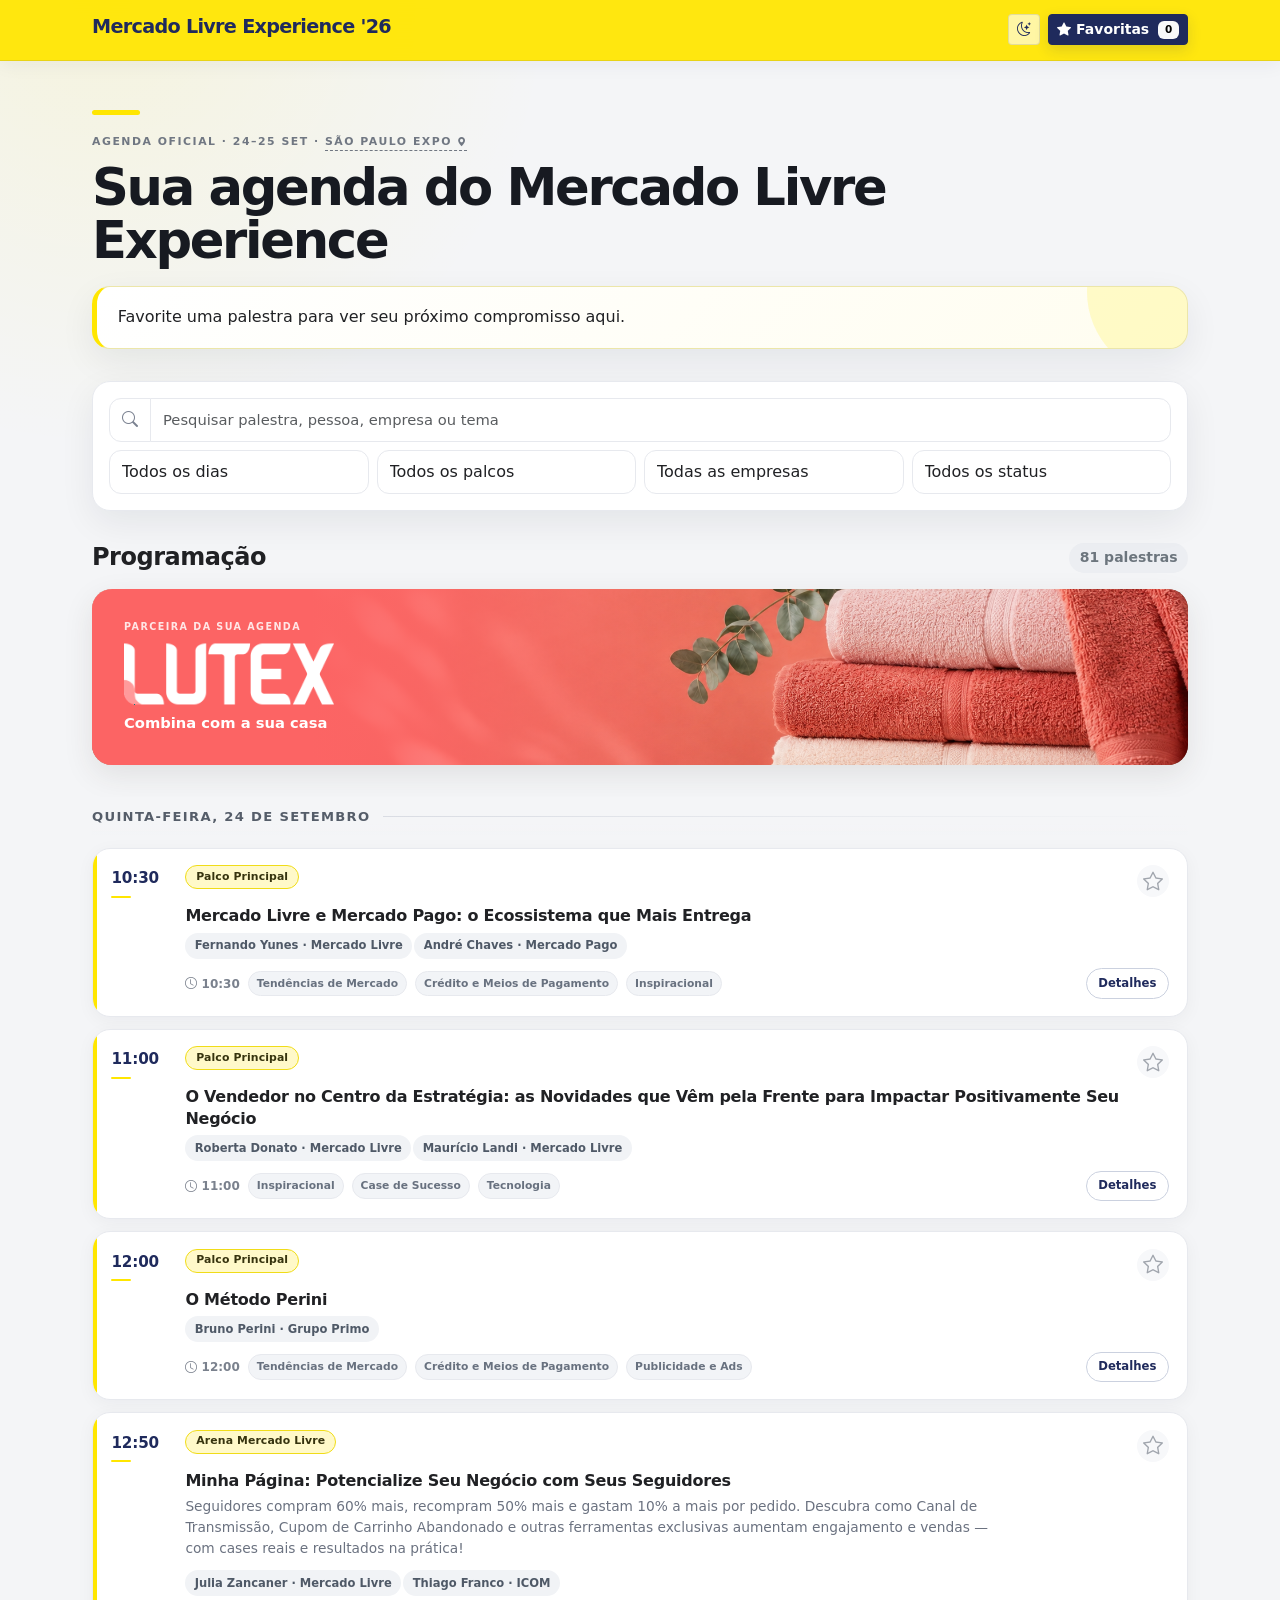
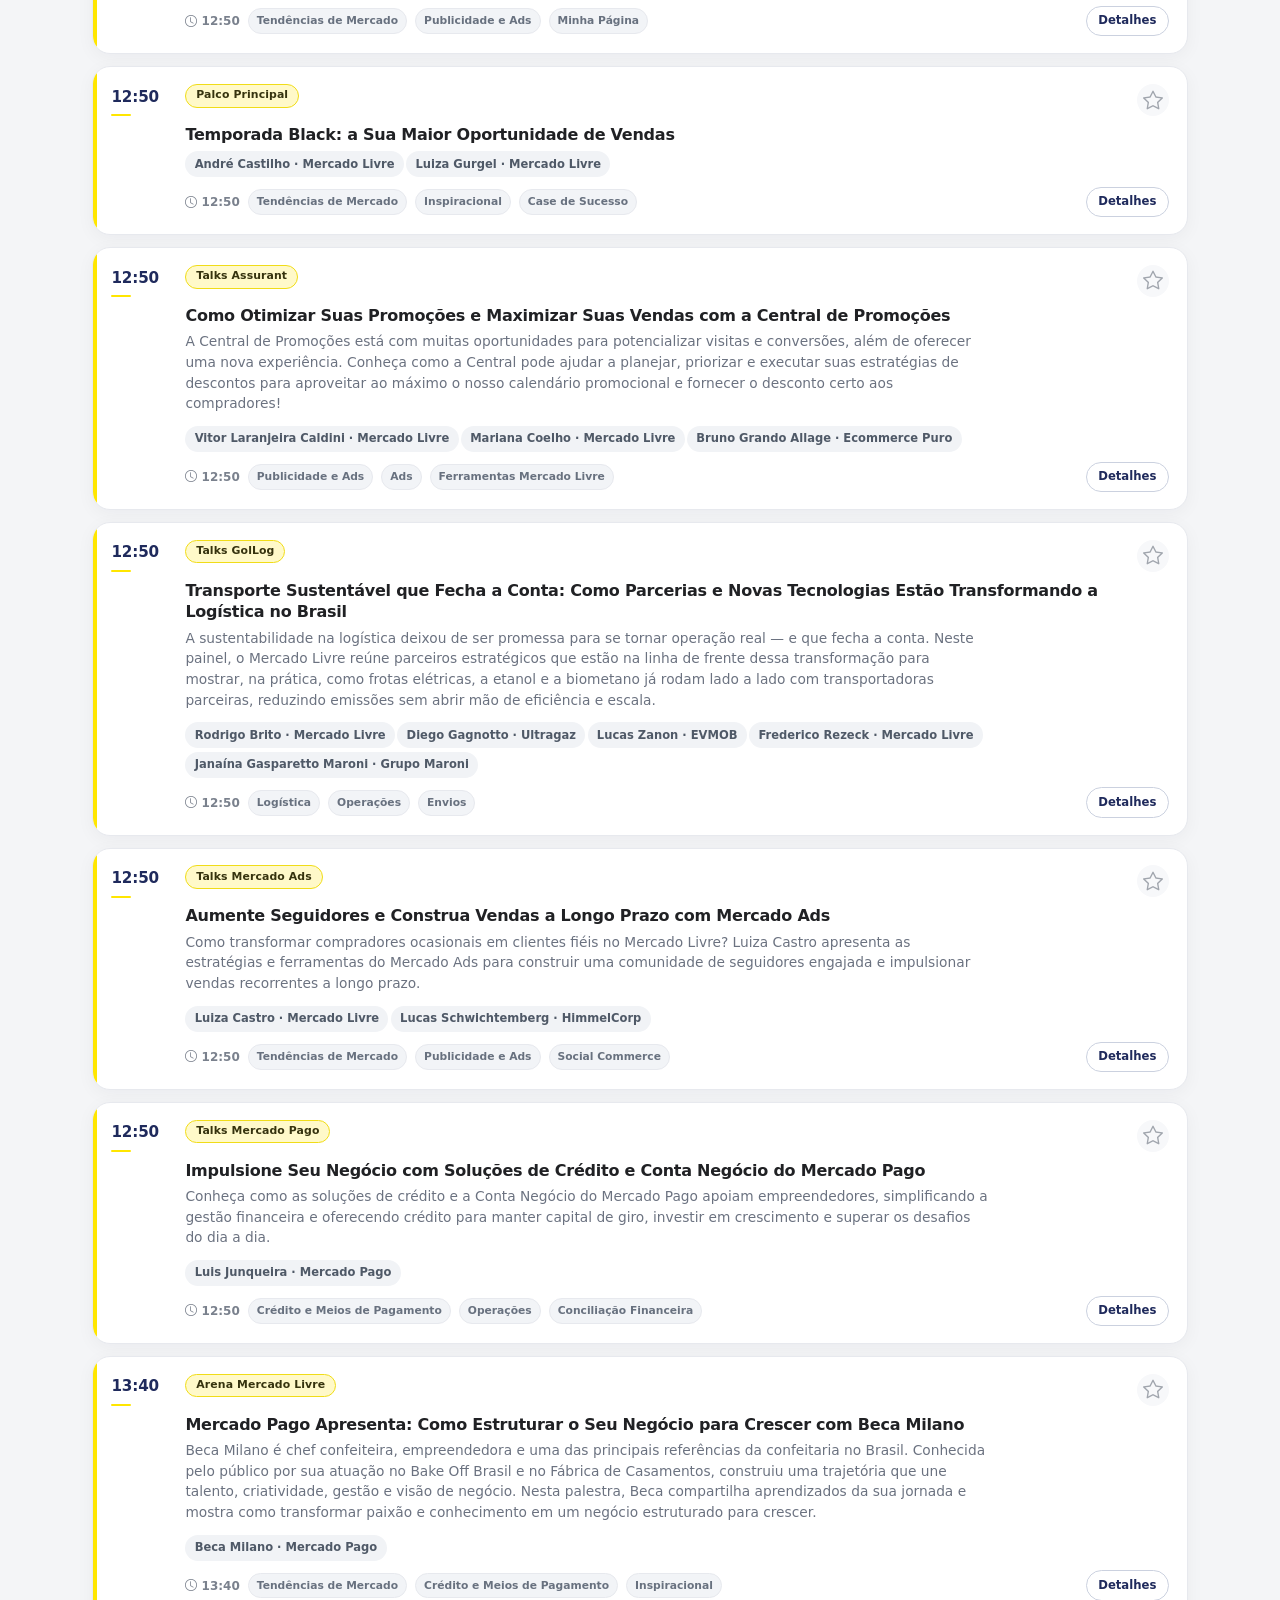
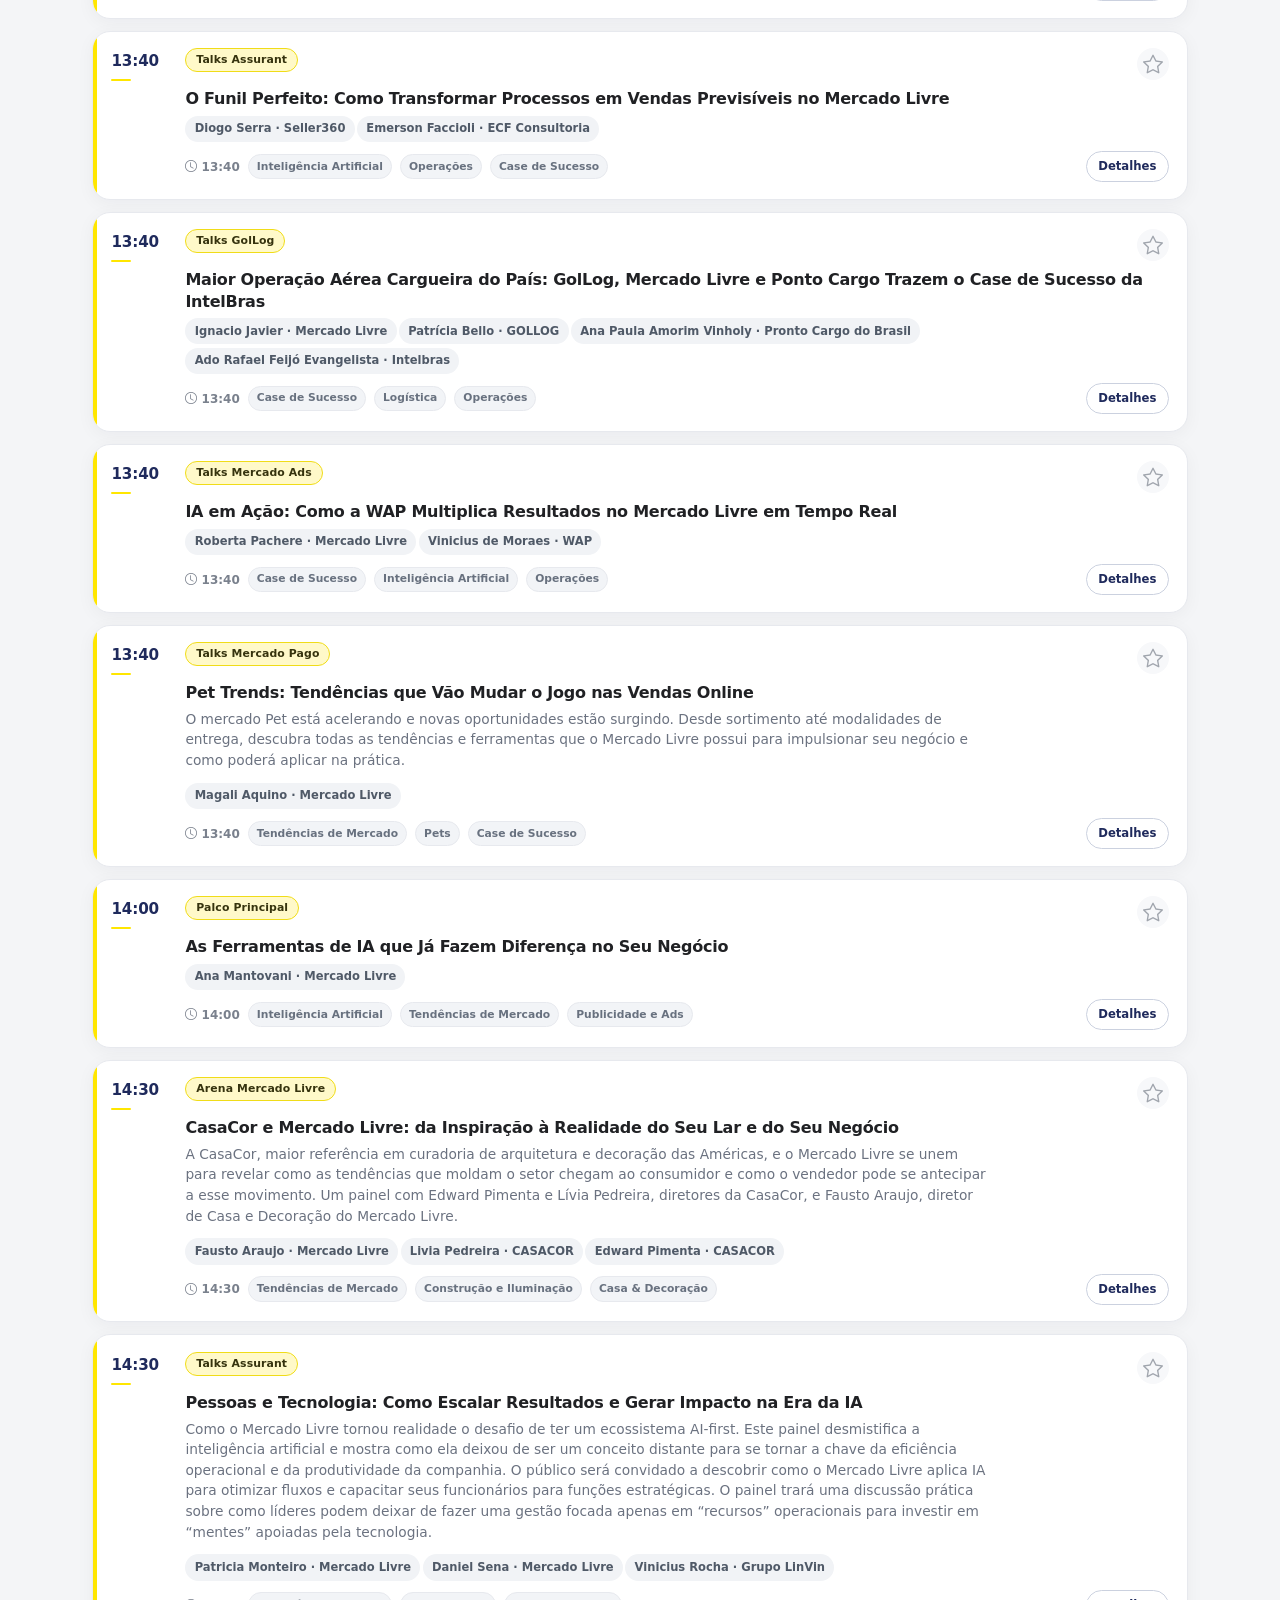
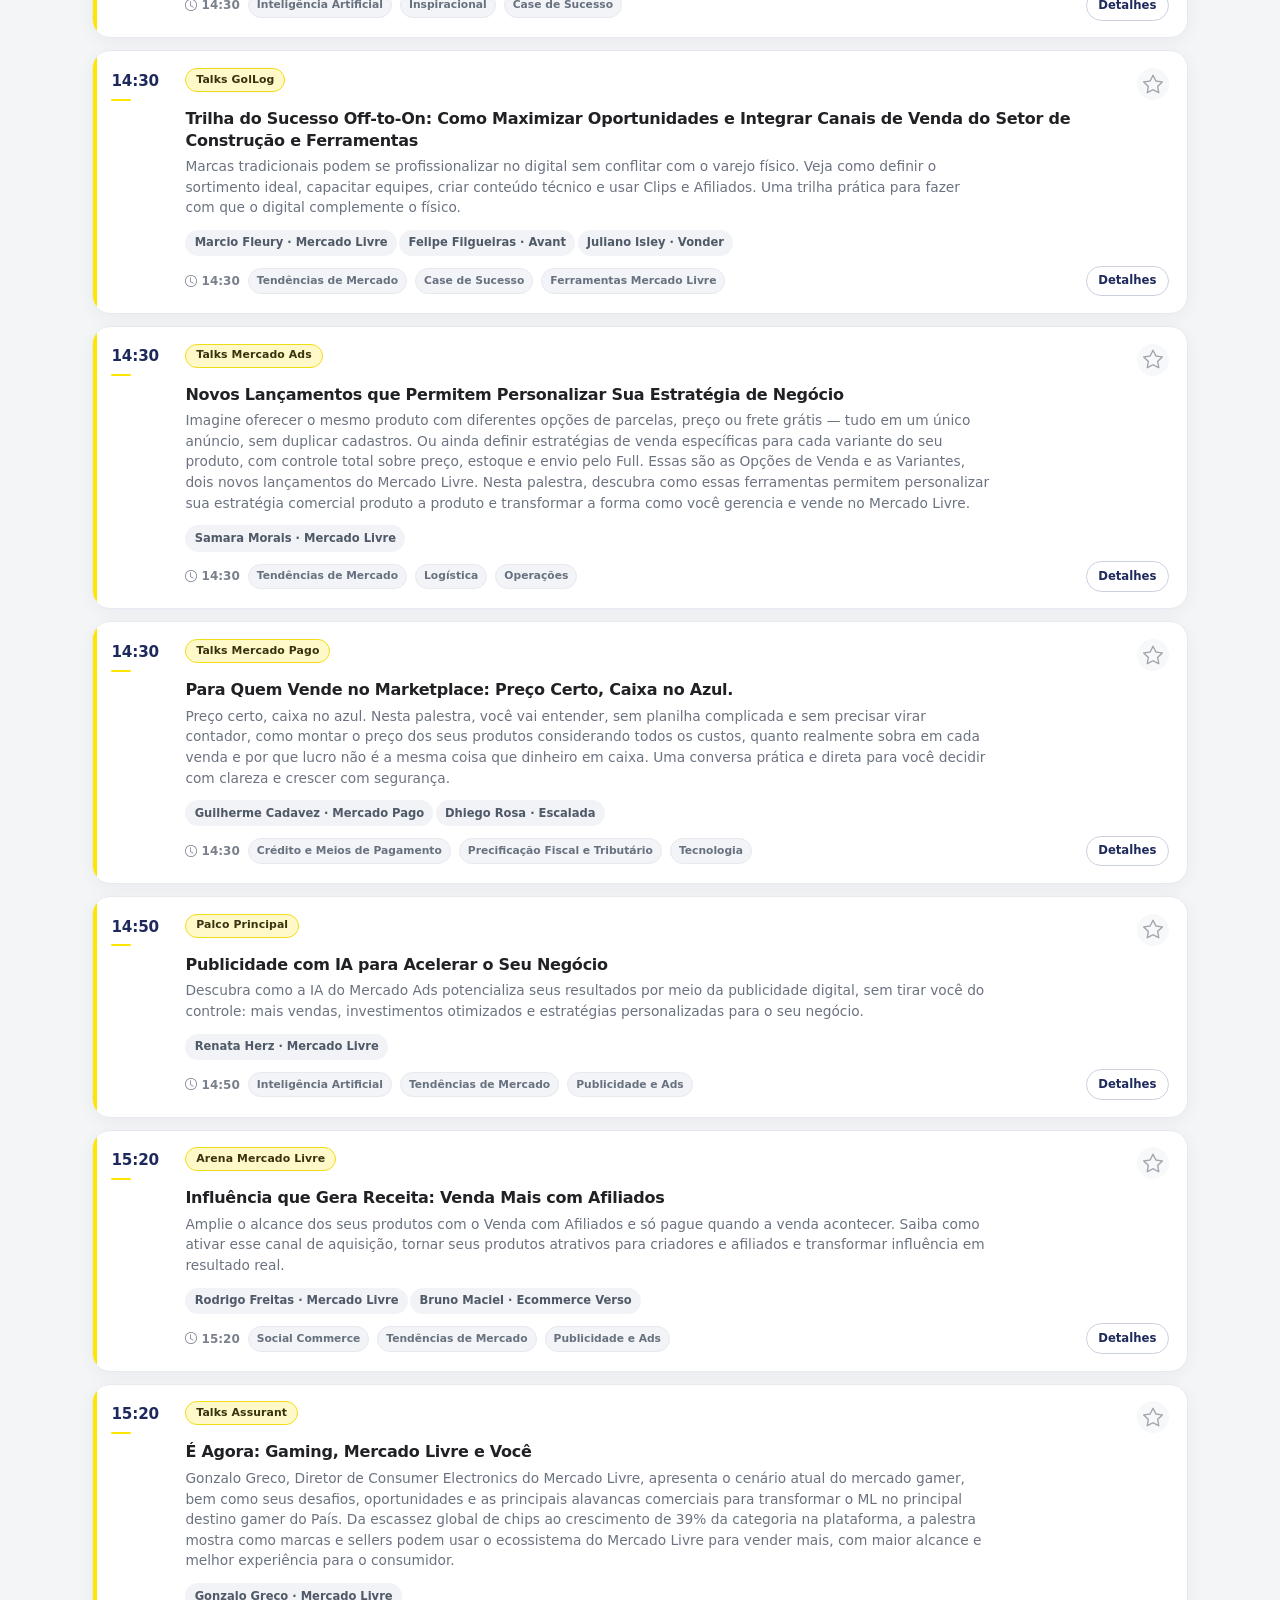
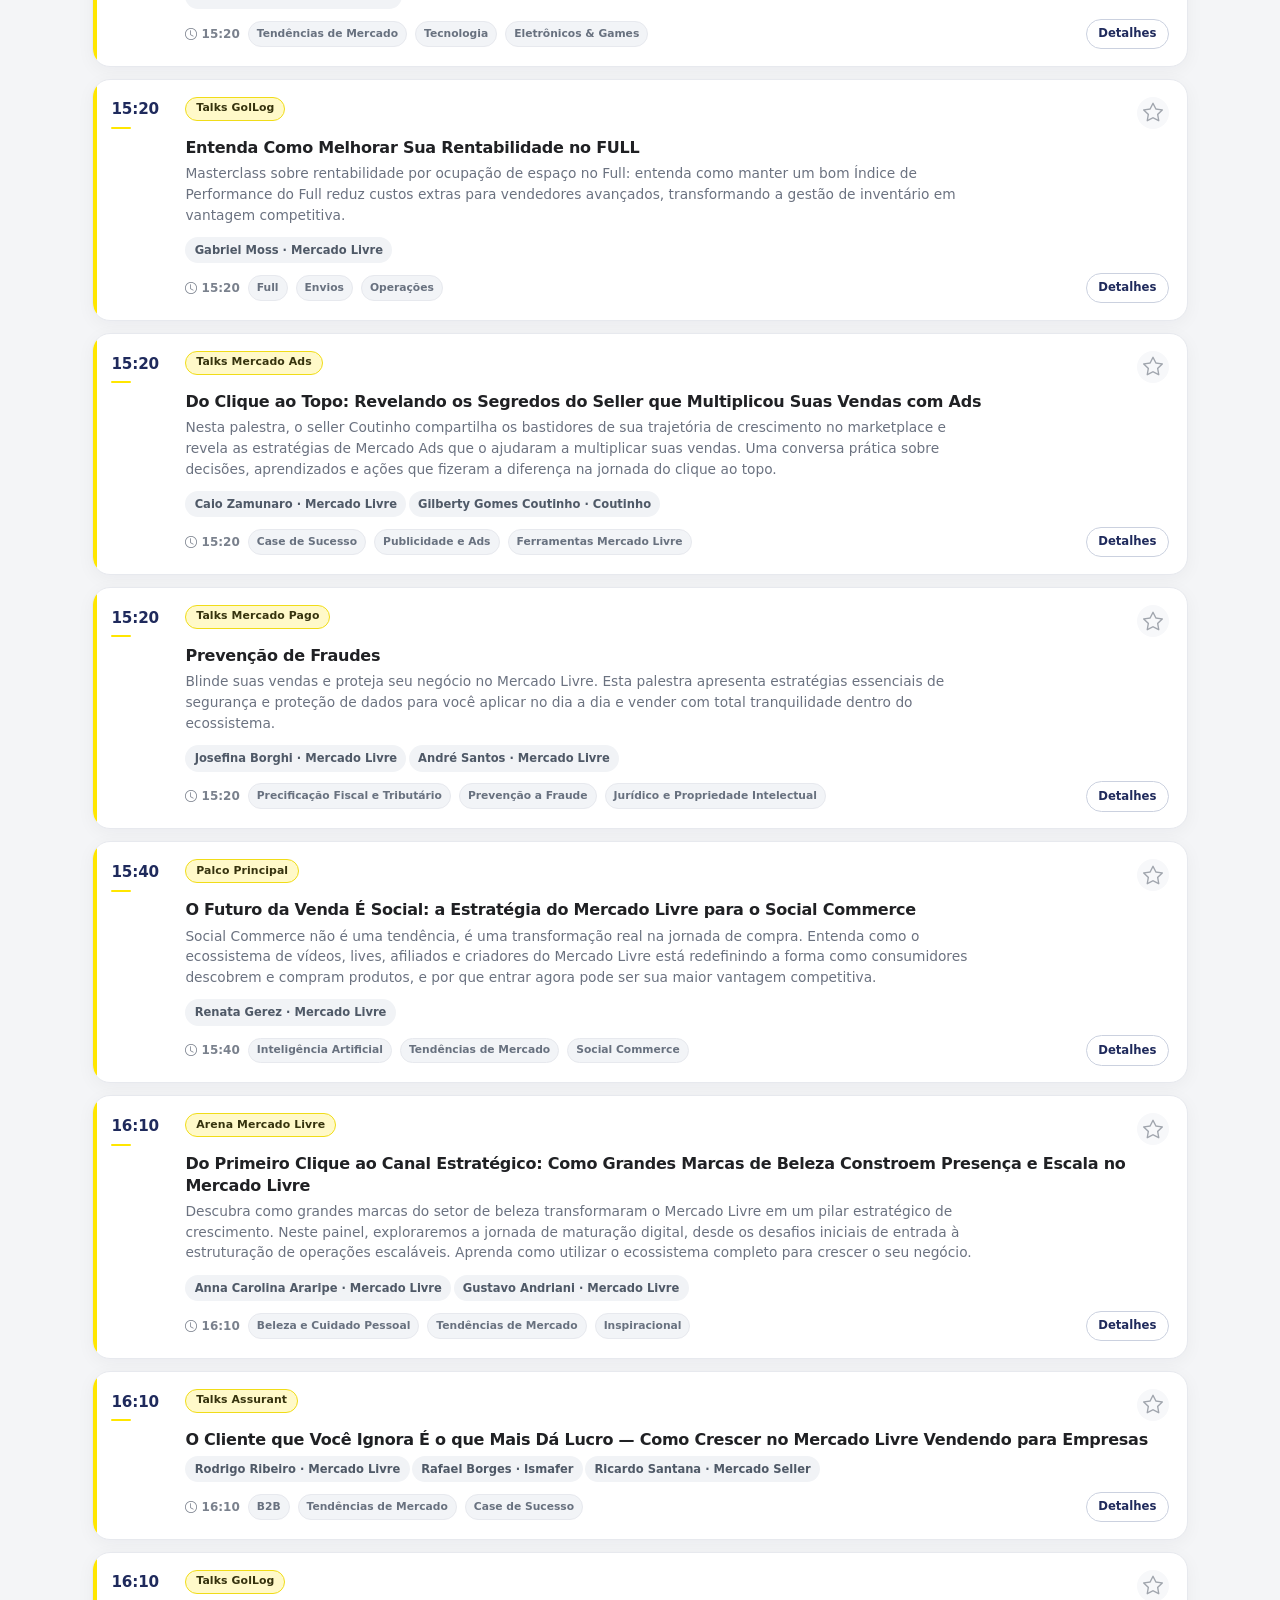
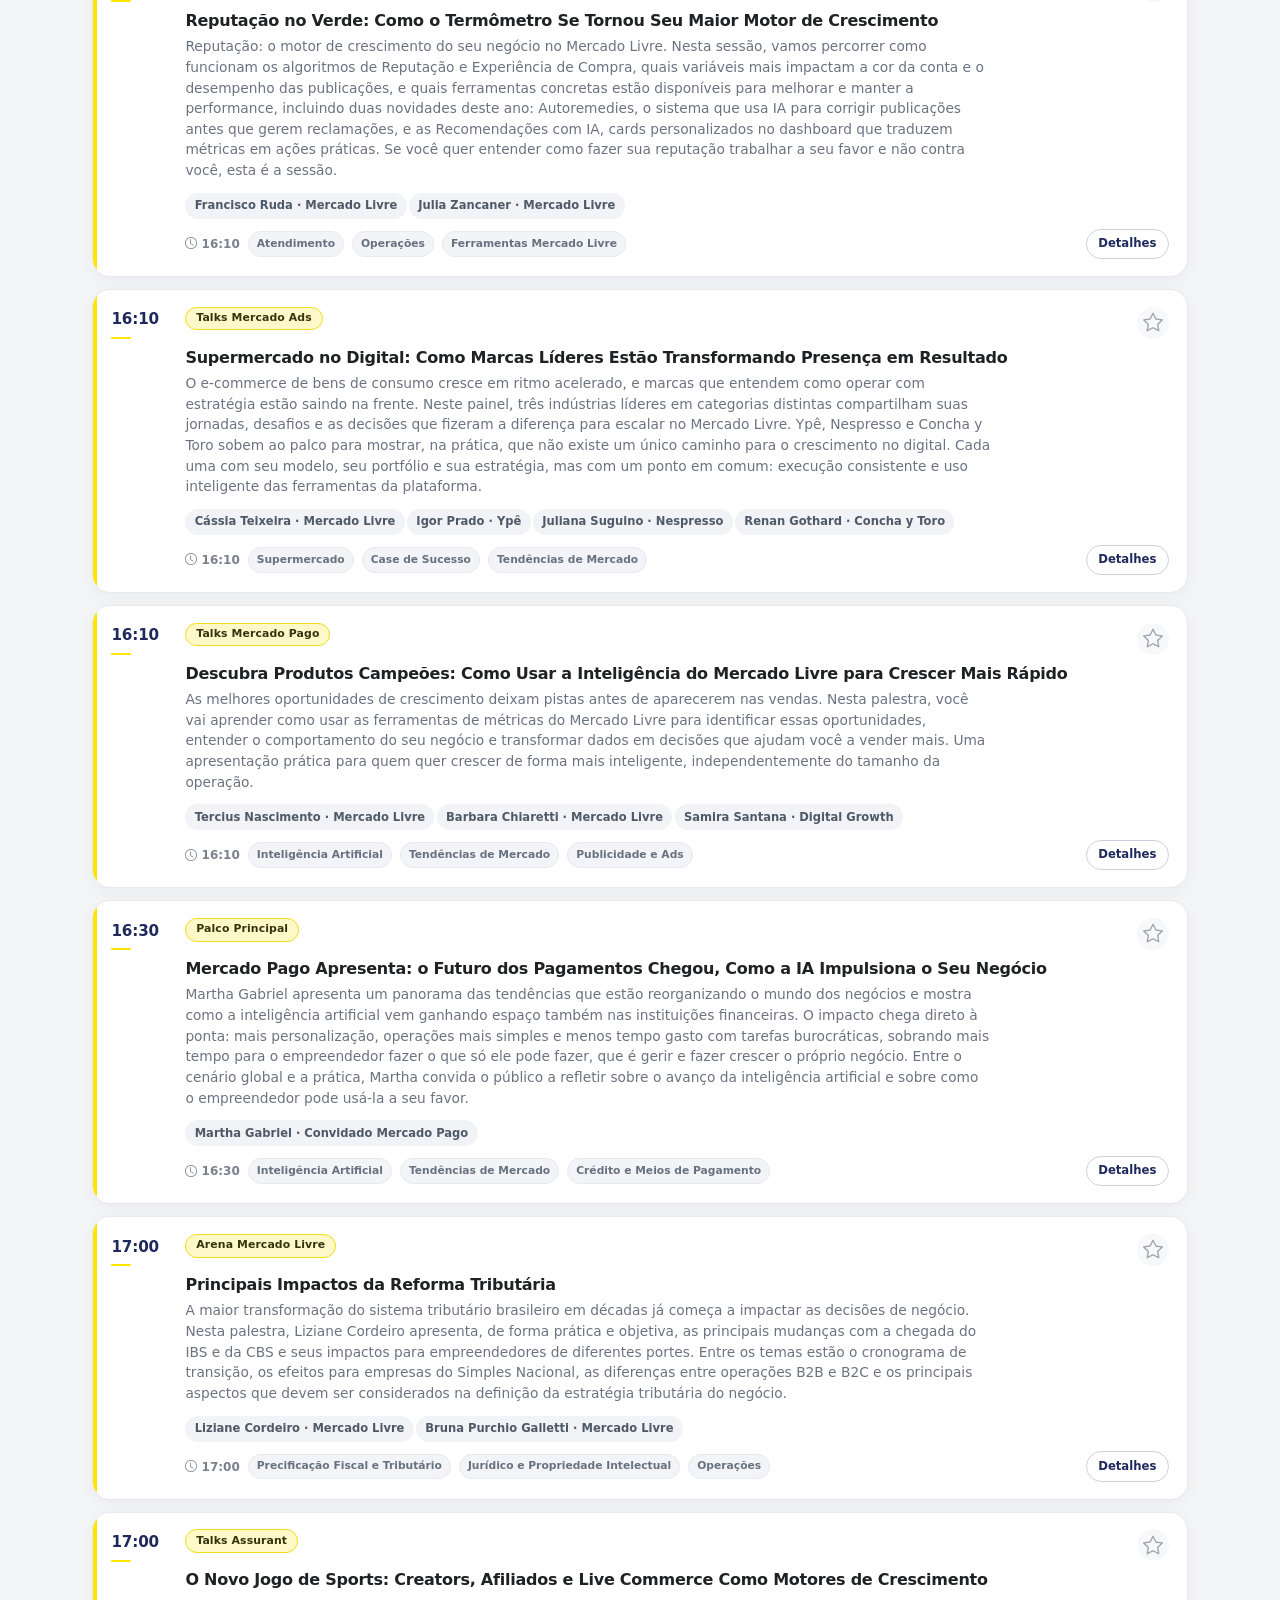
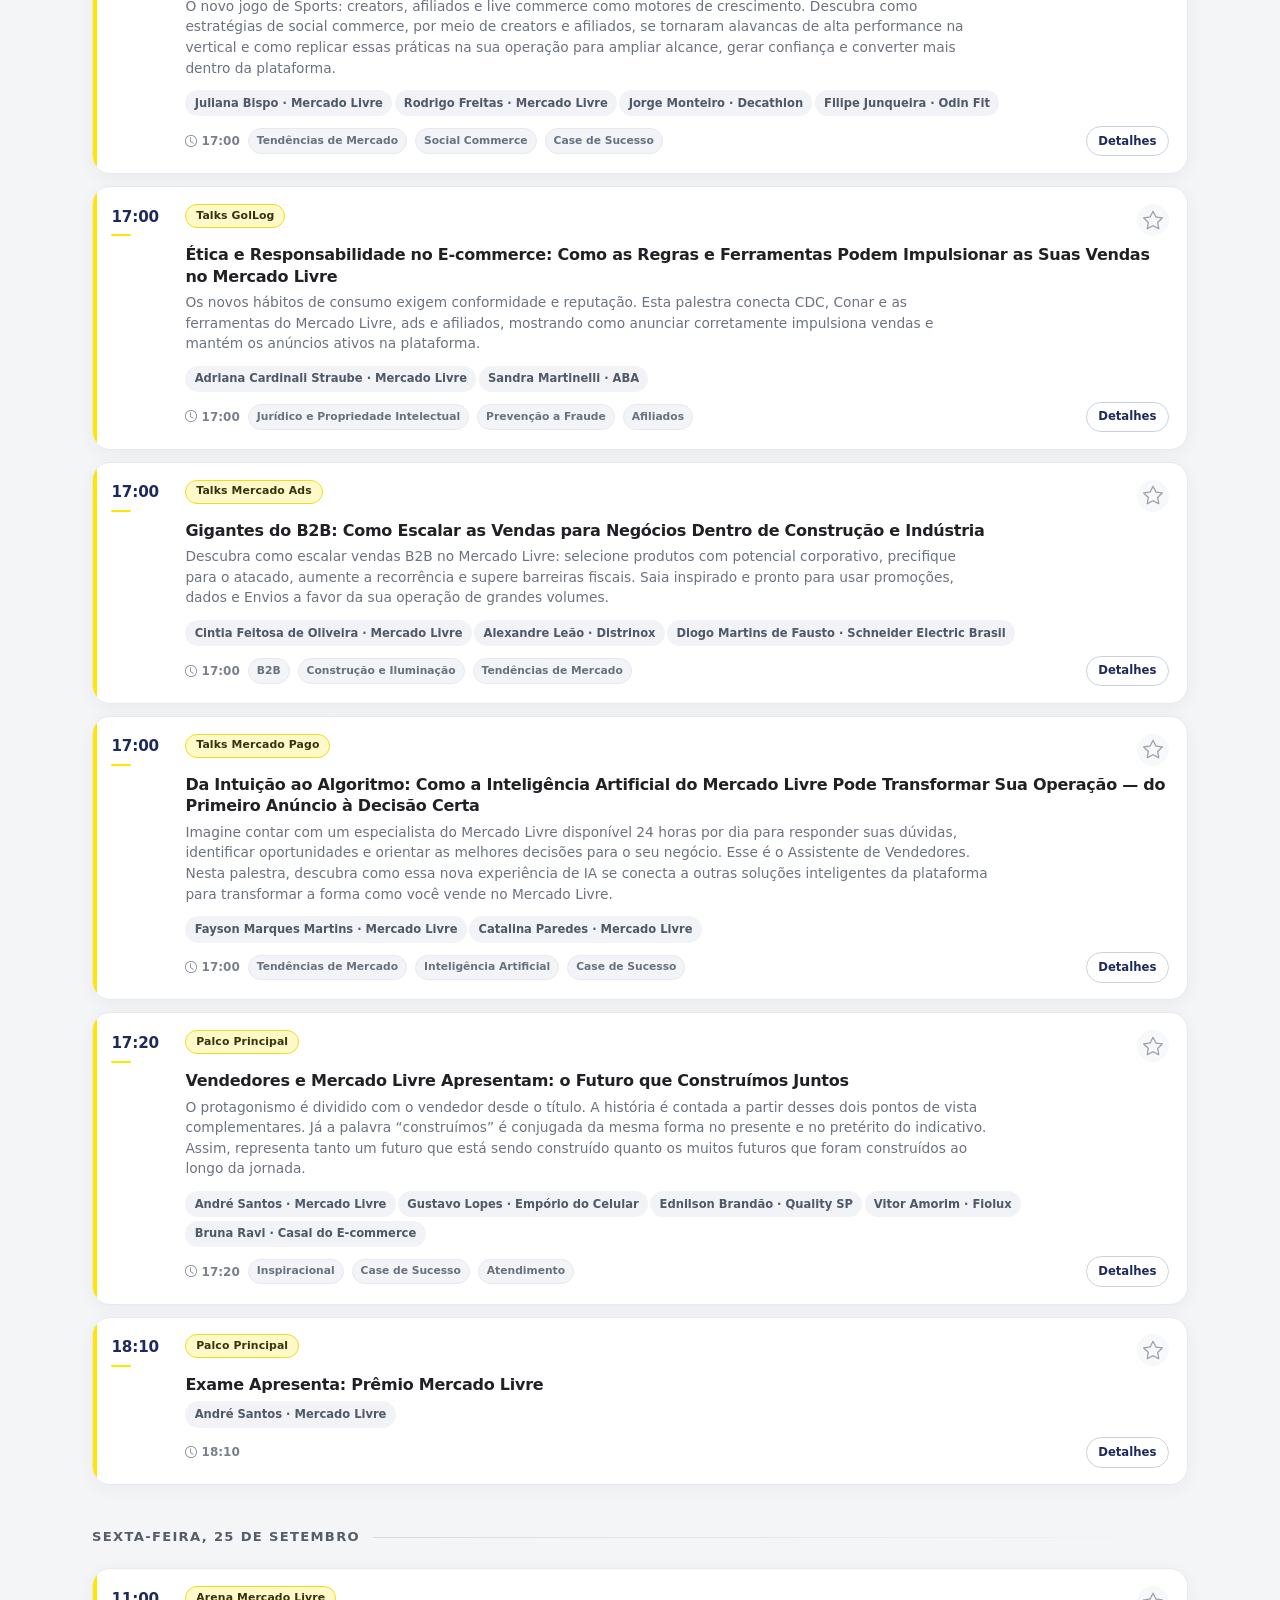
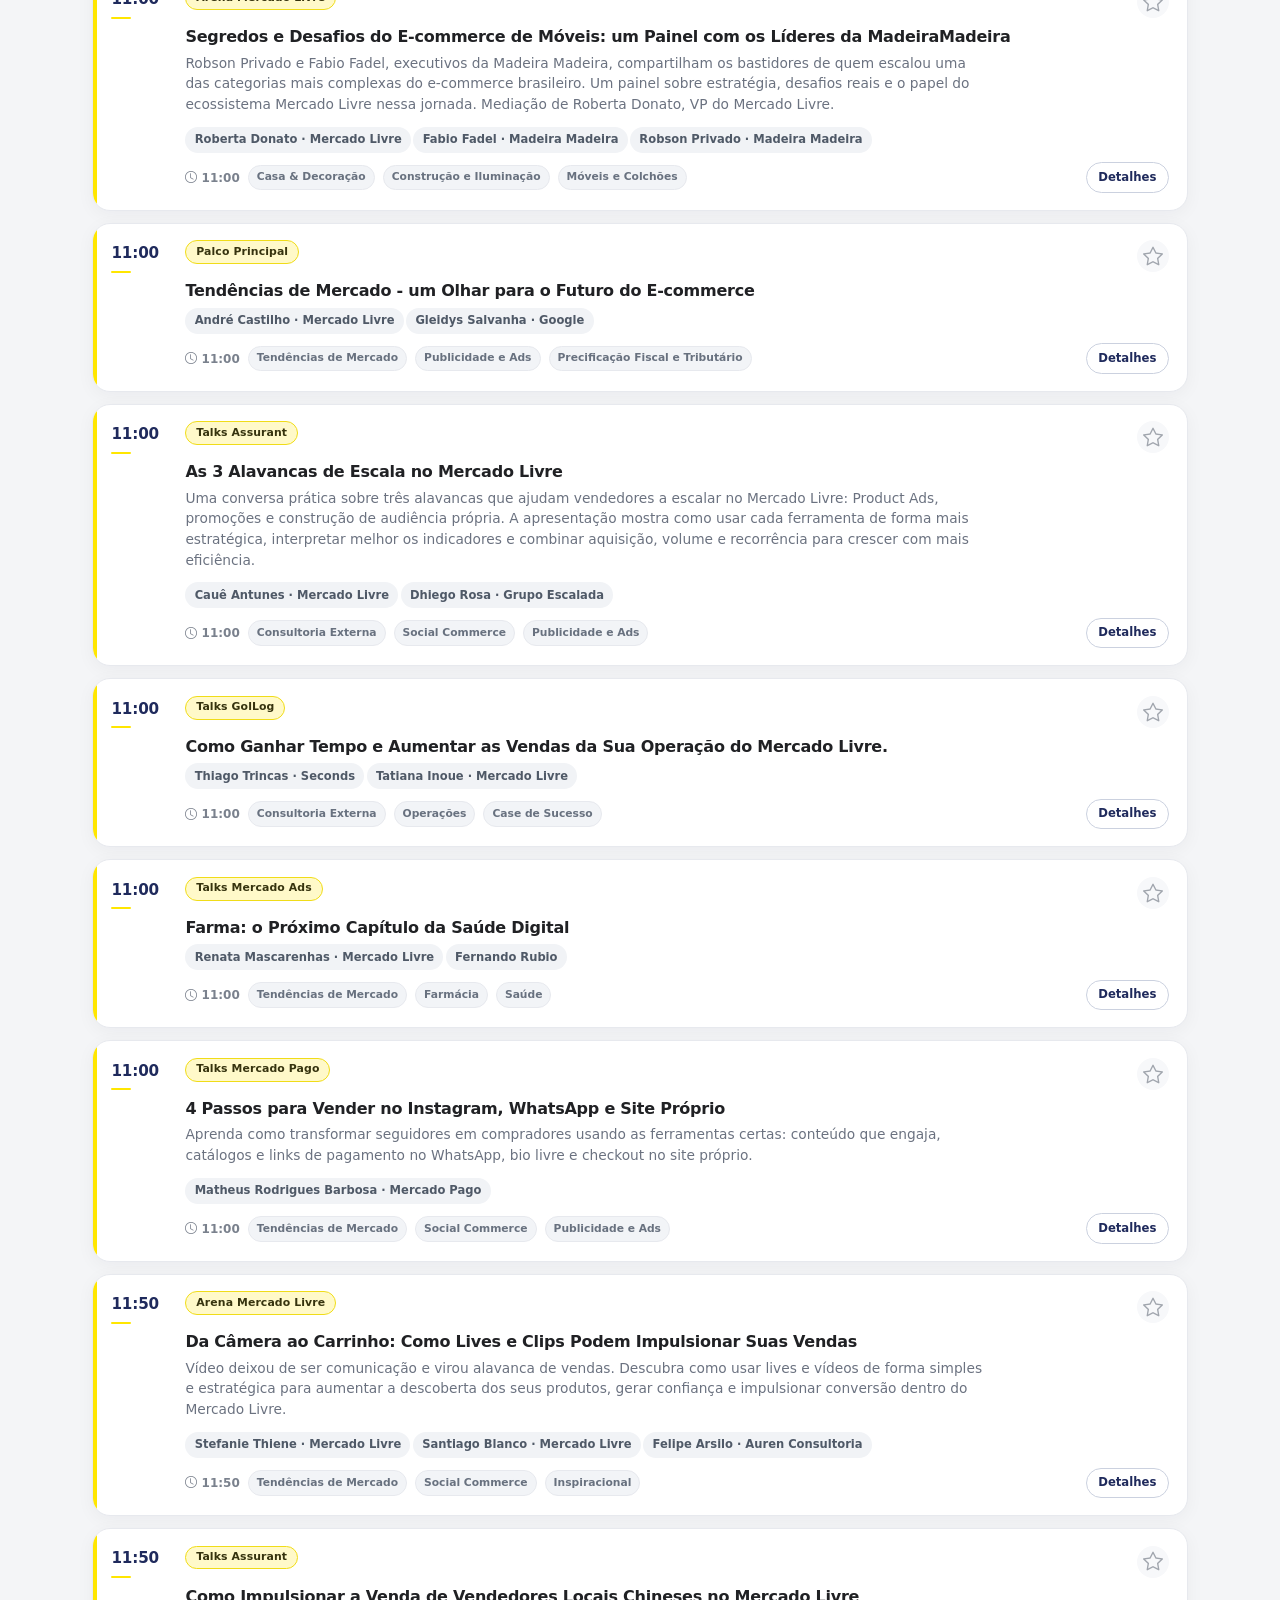
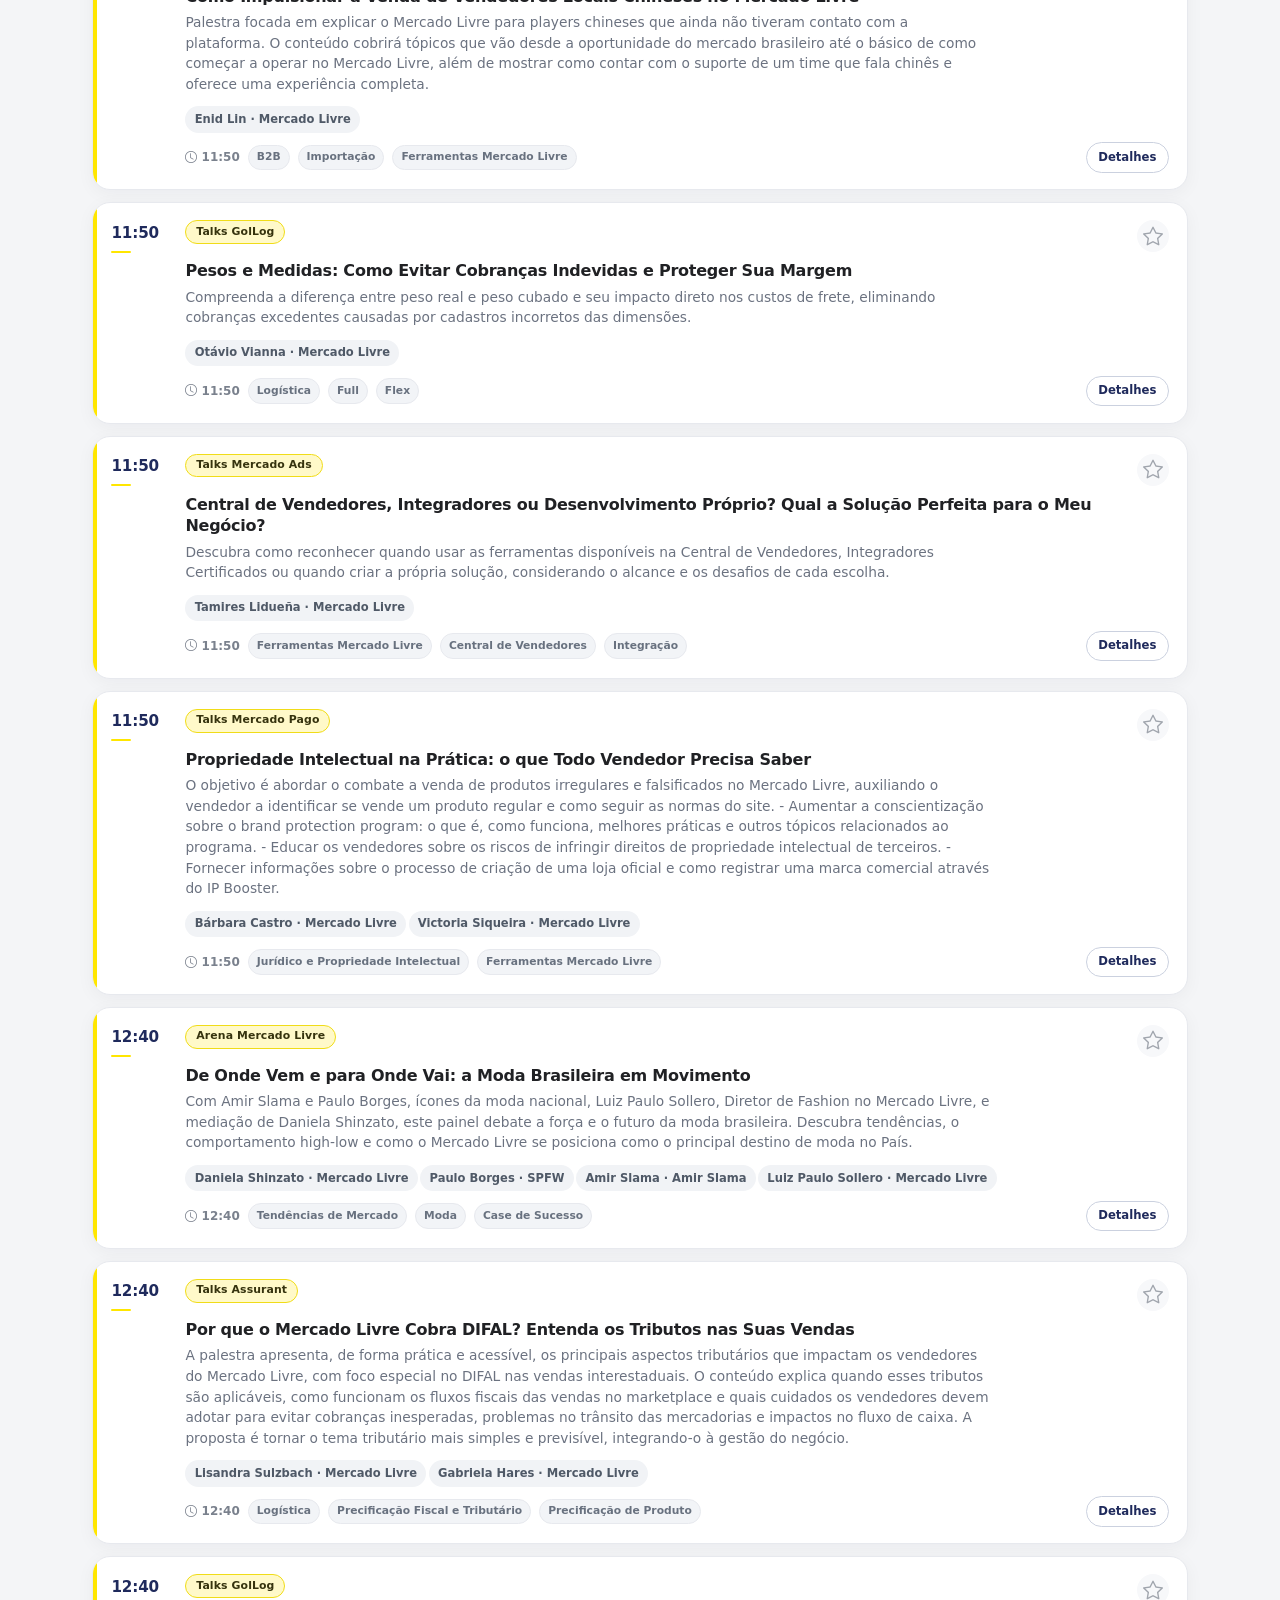
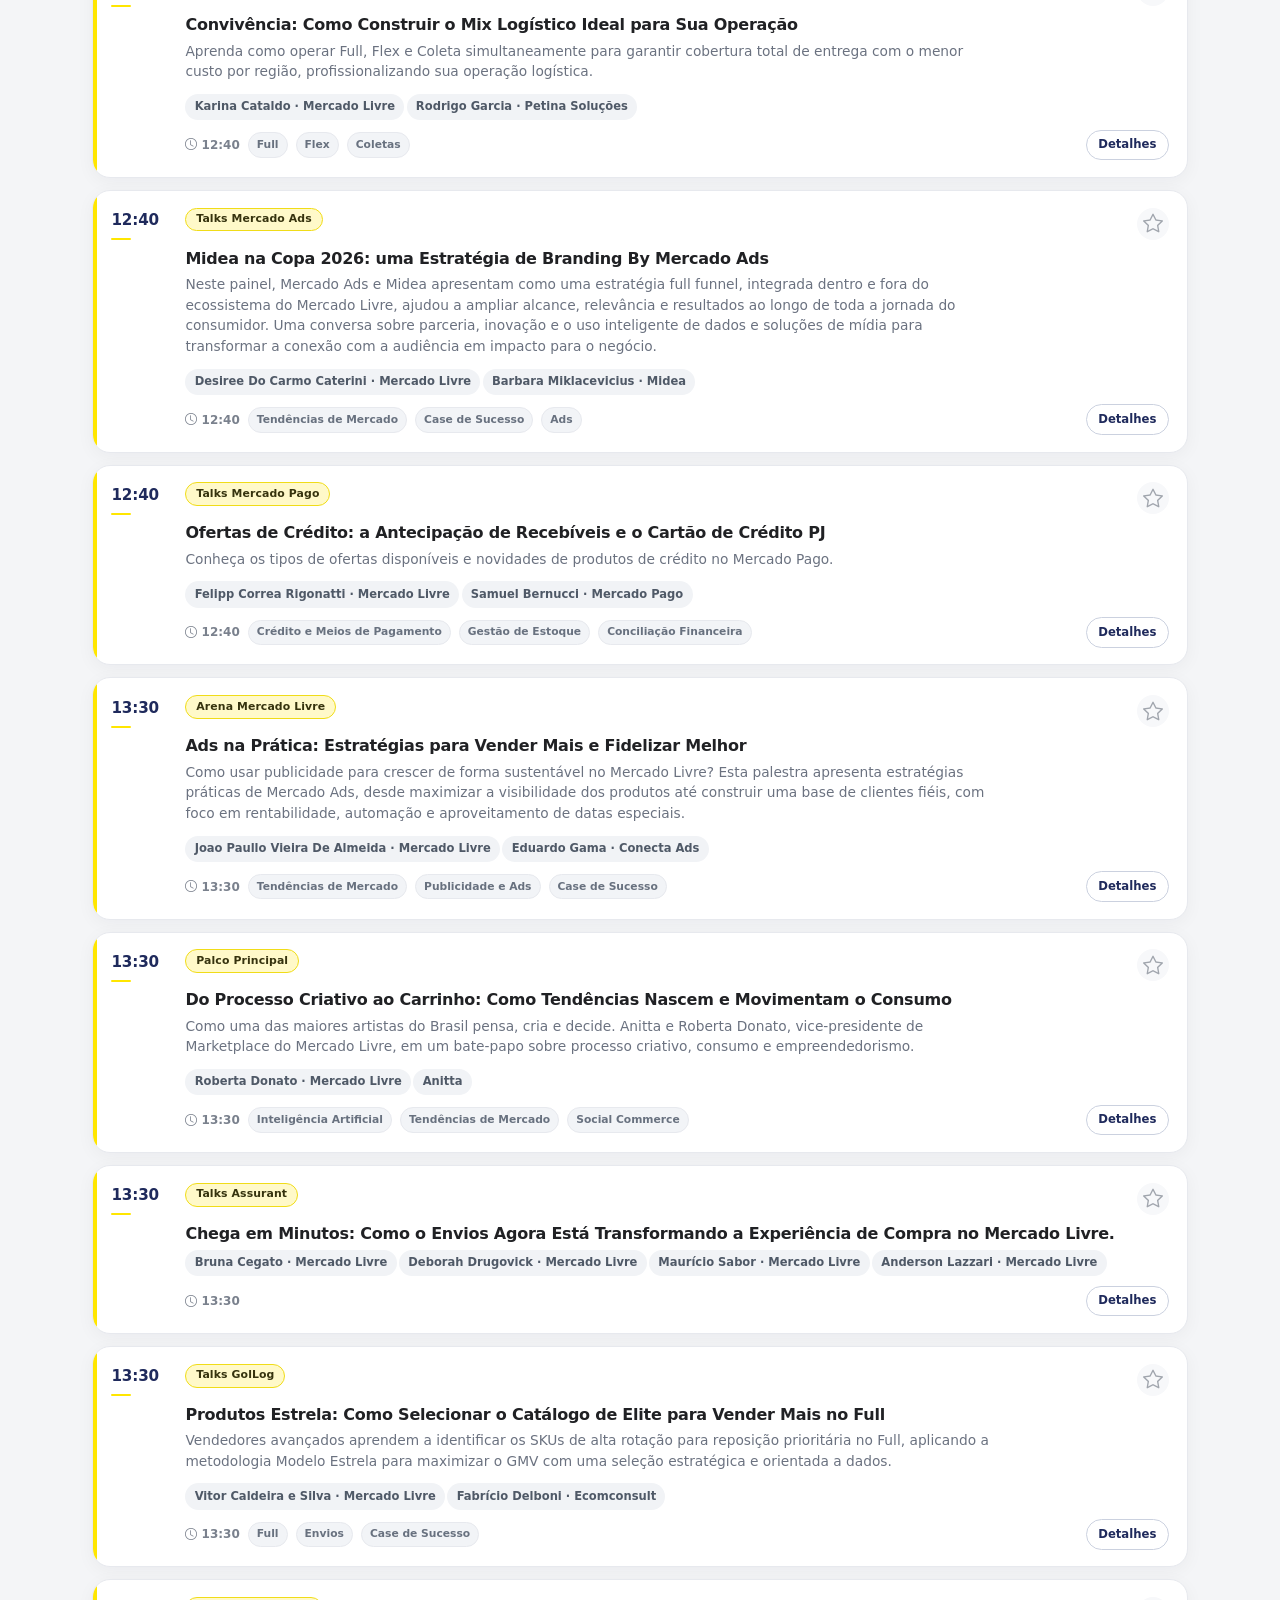
<file: index.html>
<!doctype html>
<html lang="pt-BR"><head>
  <meta charset="utf-8"><meta name="viewport" content="width=device-width,initial-scale=1">
  <meta name="theme-color" content="#FFE600"><title>MeliXP 2026 · Agenda</title>
  <link href="https://cdn.jsdelivr.net/npm/bootstrap@5.3.8/dist/css/bootstrap.min.css" rel="stylesheet">
  <link href="https://cdn.jsdelivr.net/npm/bootstrap-icons@1.13.1/font/bootstrap-icons.min.css" rel="stylesheet">
  <link rel="manifest" href="manifest.json"><link rel="stylesheet" href="css/style.css"><link rel="stylesheet" href="css/cards.css"><link rel="stylesheet" href="css/mobile.css"><link rel="stylesheet" href="css/dark.css">
</head><body data-page="agenda">
  <header class="sticky-top app-header border-bottom"><div class="container py-3"><div class="d-flex align-items-center gap-3"><a class="brand text-decoration-none" href="index.html"><span></span><strong>Mercado Livre Experience '26</strong><small></small></a><div class="ms-auto d-flex gap-2"><button class="btn btn-light btn-sm" id="themeToggle" aria-label="Alternar tema"><i class="bi bi-moon-stars"></i></button><a class="btn btn-primary btn-sm" href="favoritos.html"><i class="bi bi-star-fill"></i> Favoritas <span class="badge text-bg-light ms-1" id="favoriteCount">0</span></a></div></div></div></header>
  <main class="container pb-5"><section class="hero py-4"><p class="eyebrow mb-1">
  AGENDA OFICIAL · 24–25 SET ·
  <a href="https://maps.app.goo.gl/gCgMJZnXFmm2pBcp7" target="_blank" rel="noopener" class="event-location-link">
    SÃO PAULO EXPO <i class="bi bi-geo-alt-fill"></i>
  </a>
</p><h1 class="display-6 fw-bold mb-3">Sua agenda do Mercado Livre Experience</h1><div class="next-card" id="nextTalk"><span class="spinner-border spinner-border-sm"></span> Carregando programação oficial…</div></section>
  <section class="card shadow-sm border-0 mb-4"><div class="card-body"><div class="row g-2"><div class="col-12"><label class="visually-hidden" for="search">Pesquisar</label><div class="input-group"><span class="input-group-text bg-white"><i class="bi bi-search"></i></span><input id="search" class="form-control" placeholder="Pesquisar palestra, pessoa, empresa ou tema"></div></div><div class="col-md"><select id="dayFilter" class="form-select"><option value="">Todos os dias</option></select></div><div class="col-md"><select id="stageFilter" class="form-select"><option value="">Todos os palcos</option></select></div><div class="col-md"><select id="companyFilter" class="form-select"><option value="">Todas as empresas</option></select></div><div class="col-md"><select id="statusFilter" class="form-select"><option value="">Todos os status</option><option value="upcoming">Ainda vai acontecer</option><option value="live">Em andamento</option><option value="soon">Começa em 15 min</option><option value="watched">Assistidas</option></select></div></div></div></section>
  <section><div class="d-flex justify-content-between align-items-center mb-3"><h2 class="h4 mb-0">Programação</h2><span id="resultCount" class="text-secondary small"></span></div><div id="schedule" class="timeline" aria-live="polite"></div><div id="emptyState" class="text-center py-5 d-none"><i class="bi bi-calendar-x fs-1 text-secondary"></i><p class="mt-2">Nenhuma palestra encontrada.</p></div></section></main>
  <button id="toTop" class="btn btn-primary rounded-circle to-top d-none" aria-label="Voltar ao topo"><i class="bi bi-arrow-up"></i></button><div class="toast-container position-fixed bottom-0 end-0 p-3" id="toasts"></div>
  <script src="js/storage.js"></script><script src="js/utils.js"></script><script src="js/app.js"></script><script src="js/agenda.js"></script><script src="js/filters.js"></script><script src="js/countdown.js"></script><script src="js/ui.js"></script><script src="js/pesquisa.js"></script>
</body></html>
</file>
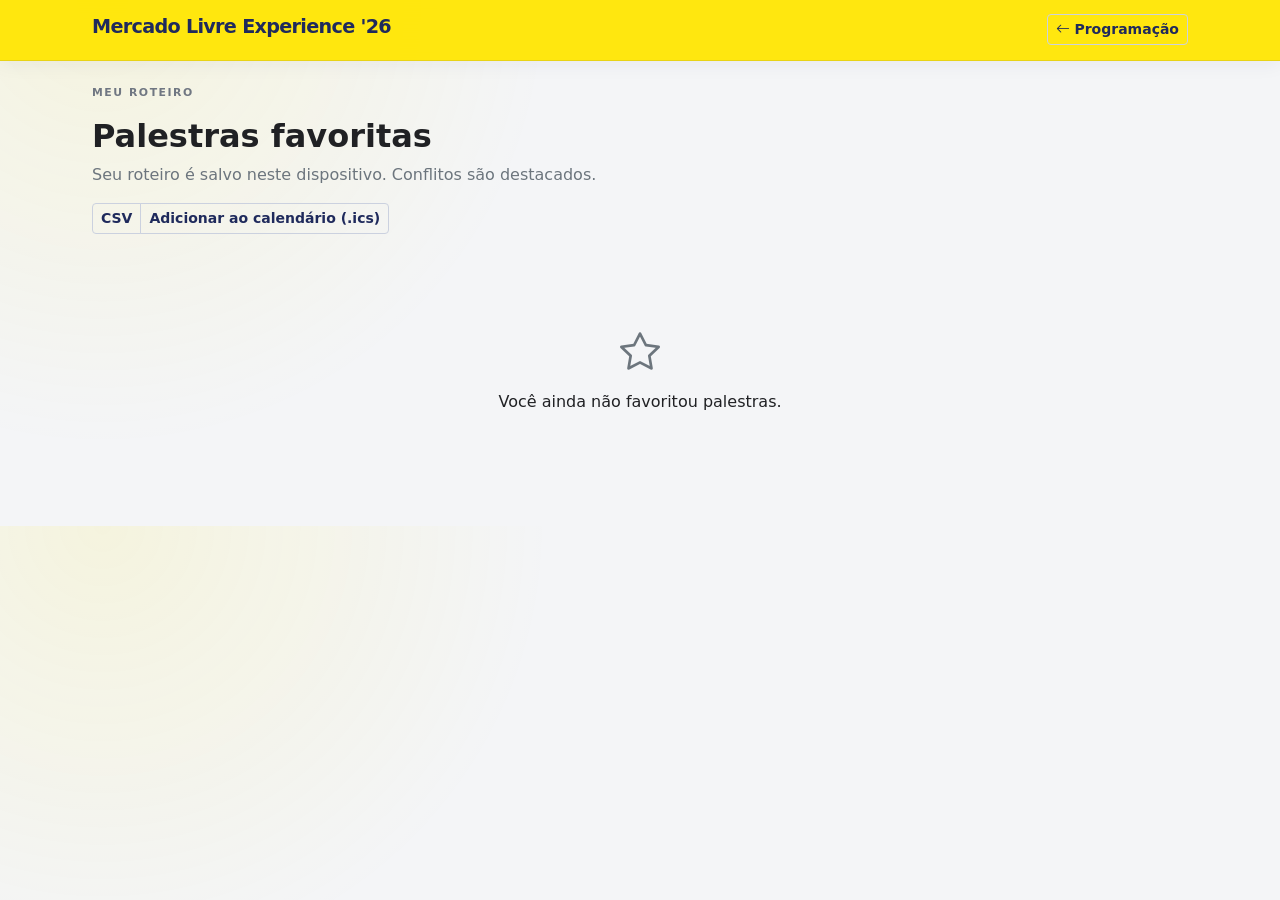
<file: favoritos.html>
<!doctype html><html lang="pt-BR"><head><meta charset="utf-8"><meta name="viewport" content="width=device-width,initial-scale=1"><meta name="theme-color" content="#0d6efd"><title>Favoritas · Mercado Livre Experience '26</title><link href="https://cdn.jsdelivr.net/npm/bootstrap@5.3.8/dist/css/bootstrap.min.css" rel="stylesheet"><link href="https://cdn.jsdelivr.net/npm/bootstrap-icons@1.13.1/font/bootstrap-icons.min.css" rel="stylesheet"><link rel="manifest" href="manifest.json"><link rel="stylesheet" href="css/style.css"><link rel="stylesheet" href="css/mobile.css"><link rel="stylesheet" href="css/cards.css"><link rel="stylesheet" href="css/dark.css"></head><body data-page="favorites"><header class="sticky-top app-header border-bottom"><div class="container py-3 d-flex align-items-center"><a class="brand text-decoration-none" href="index.html"><span></span><strong>Mercado Livre Experience '26</strong><small></small></a><a class="btn btn-outline-primary btn-sm ms-auto" href="index.html"><i class="bi bi-arrow-left"></i> Programação</a></div></header><main class="container py-4 pb-5"><p class="eyebrow">MEU ROTEIRO</p><h1 class="h2 fw-bold">Palestras favoritas</h1><p class="text-secondary">Seu roteiro é salvo neste dispositivo. Conflitos são destacados.</p><div class="btn-group mb-4"><button class="btn btn-outline-primary btn-sm" id="exportCsv">CSV</button><button class="btn btn-outline-primary btn-sm" id="exportIcs">Adicionar ao calendário (.ics)</button></div><div id="conflicts"></div><div id="schedule" class="timeline"></div><div id="emptyState" class="text-center py-5 d-none"><i class="bi bi-star fs-1 text-secondary"></i><p class="mt-2">Você ainda não favoritou palestras.</p></div></main><div class="toast-container position-fixed bottom-0 end-0 p-3" id="toasts"></div><script src="js/storage.js"></script><script src="js/utils.js"></script><script src="js/app.js"></script><script src="js/favoritos.js"></script><script src="js/ui.js"></script></body></html>
</file>
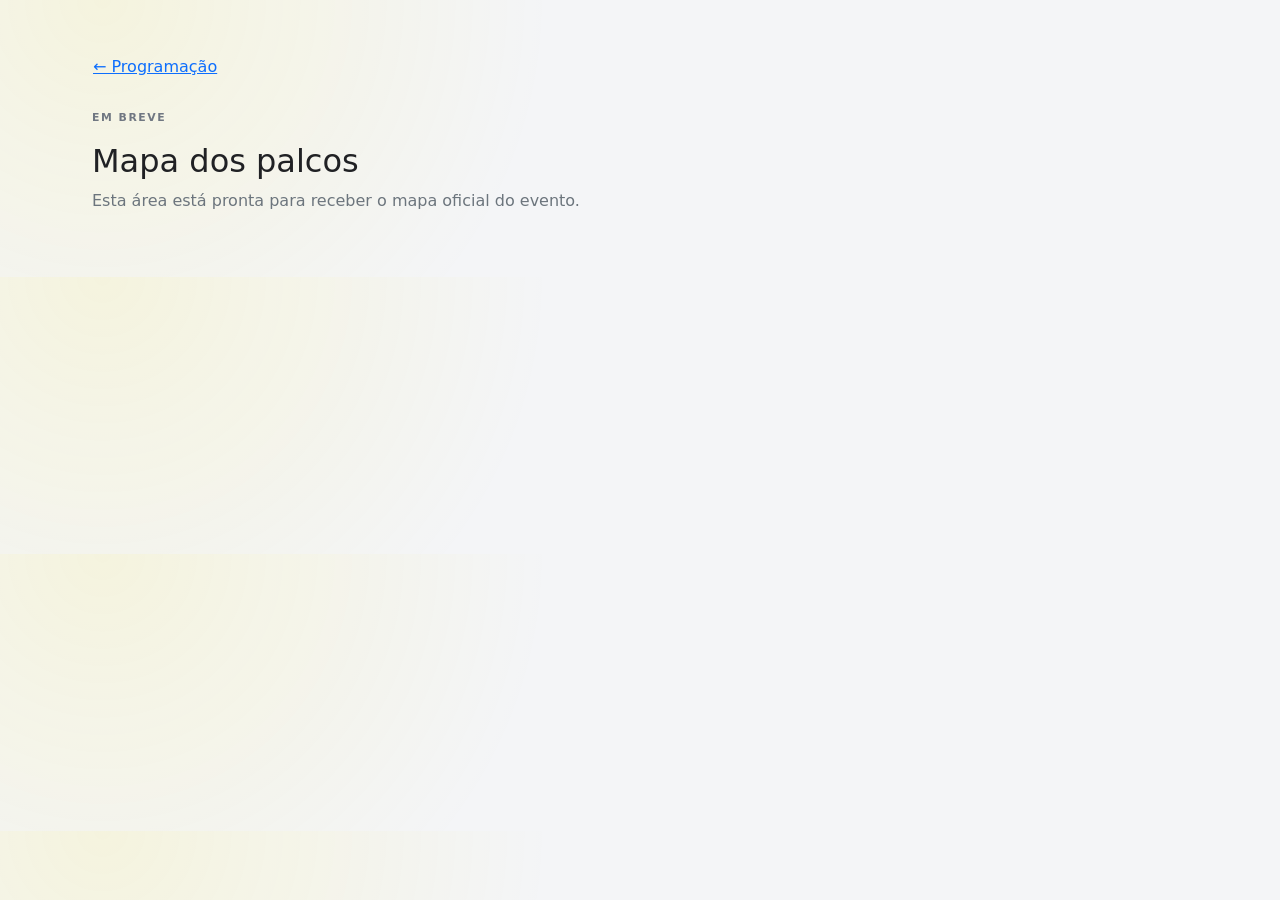
<file: mapa.html>
<!doctype html><html lang="pt-BR"><head><meta charset="utf-8"><meta name="viewport" content="width=device-width,initial-scale=1"><title>Mapa · Fórum ECBR 2026</title><link href="https://cdn.jsdelivr.net/npm/bootstrap@5.3.8/dist/css/bootstrap.min.css" rel="stylesheet"><link rel="stylesheet" href="css/style.css"></head><body><main class="container py-5"><a href="index.html" class="btn btn-link ps-0">← Programação</a><p class="eyebrow mt-4">EM BREVE</p><h1 class="h2">Mapa dos palcos</h1><p class="text-secondary">Esta área está pronta para receber o mapa oficial do evento.</p></main></body></html>
</file>
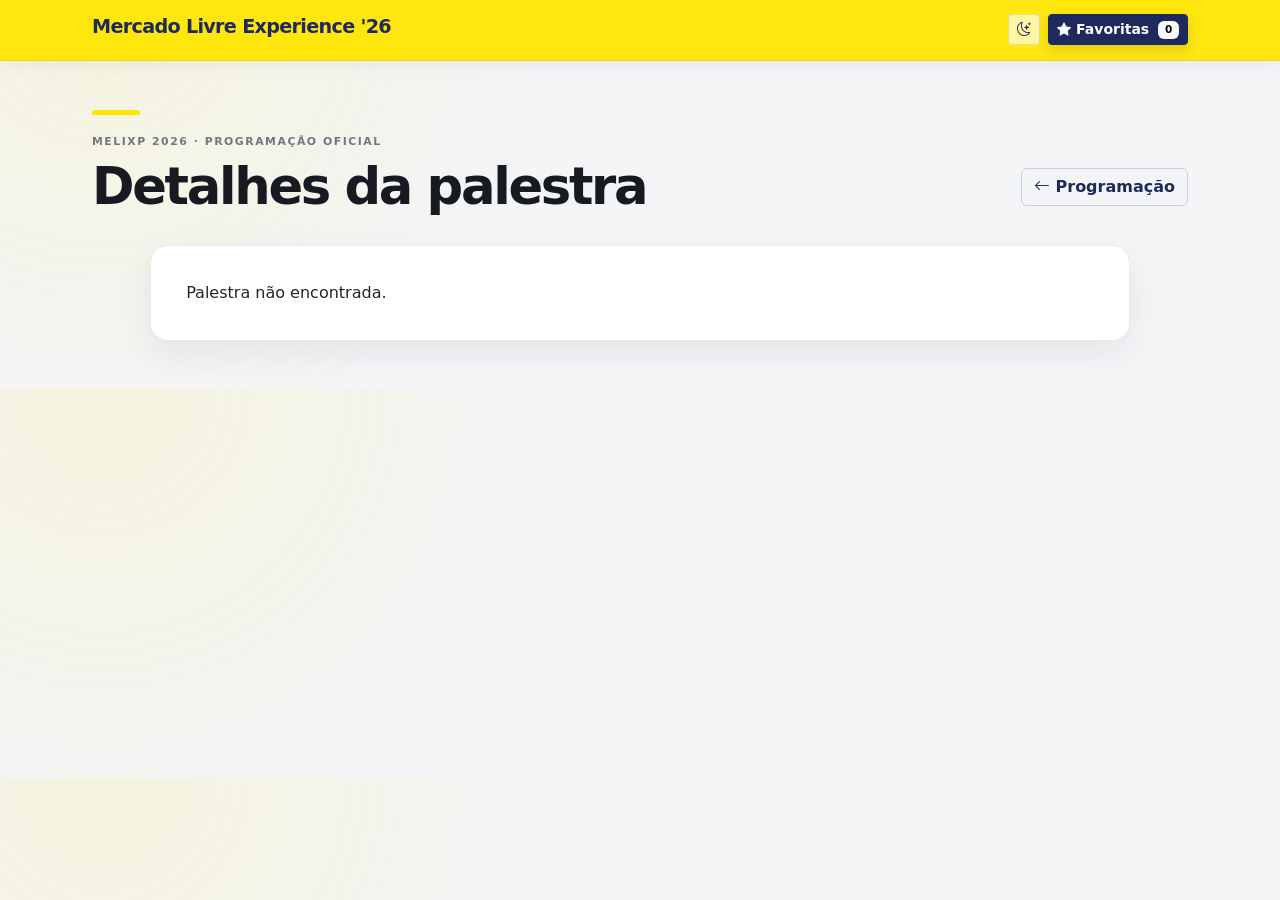
<file: palestra.html>
<!doctype html><html lang="pt-BR"><head><meta charset="utf-8"><meta name="viewport" content="width=device-width,initial-scale=1"><title>MeliXP 2026 · Palestra</title><link href="https://cdn.jsdelivr.net/npm/bootstrap@5.3.8/dist/css/bootstrap.min.css" rel="stylesheet"><link href="https://cdn.jsdelivr.net/npm/bootstrap-icons@1.13.1/font/bootstrap-icons.min.css" rel="stylesheet"><link rel="manifest" href="manifest.json"><link rel="stylesheet" href="css/style.css"><link rel="stylesheet" href="css/cards.css"><link rel="stylesheet" href="css/mobile.css"><link rel="stylesheet" href="css/dark.css"></head><body>
  <header class="sticky-top app-header border-bottom">
    <div class="container py-3">
      <div class="d-flex align-items-center gap-3">
        <a class="brand text-decoration-none" href="index.html">
          <span></span>
          <strong>Mercado Livre Experience '26</strong>
          <small></small>
        </a>
        <div class="ms-auto d-flex gap-2">
          <button class="btn btn-light btn-sm" id="themeToggle" aria-label="Alternar tema">
            <i class="bi bi-moon-stars"></i>
          </button>
          <a class="btn btn-primary btn-sm" href="favoritos.html">
            <i class="bi bi-star-fill"></i> Favoritas
            <span class="badge text-bg-light ms-1" id="favoriteCount">0</span>
          </a>
        </div>
      </div>
    </div>
  </header>

  <main class="container pb-5">
    <section class="hero py-4">
      <p class="eyebrow mb-1">MELIXP 2026 · PROGRAMAÇÃO OFICIAL</p>
      <div class="d-flex align-items-center justify-content-between gap-3 flex-wrap">
        <h1 class="display-6 fw-bold mb-0">Detalhes da palestra</h1>
        <a href="index.html" class="btn btn-outline-primary">
          <i class="bi bi-arrow-left"></i> Programação
        </a>
      </div>
    </section>

    <article id="talkDetail" class="card shadow-sm border-0 talk-detail-card">
      <div class="card-body p-4 p-md-5">
        <div class="text-center py-5">
          <span class="spinner-border spinner-border-sm"></span>
          <span class="ms-2">Carregando palestra…</span>
        </div>
      </div>
    </article>
  </main>

  <div class="toast-container position-fixed bottom-0 end-0 p-3" id="toasts"></div>

  <style>
    .talk-detail-card{
      max-width:980px;
      margin:0 auto;
      border:1px solid var(--border)!important;
      box-shadow:var(--shadow)!important;
    }
    #talkDetail .card-body{padding:2.2rem!important}
    #talkDetail h1{
      font-size:clamp(1.7rem,4vw,2.65rem);
      line-height:1.12;
      letter-spacing:-.035em;
      max-width:850px;
      margin-bottom:.8rem;
    }
    #talkDetail .text-secondary{
      font-weight:650;
      color:#697384!important;
    }
    #talkDetail h2.h6{
      display:flex;
      align-items:center;
      gap:.6rem;
      font-size:.72rem;
      text-transform:uppercase;
      letter-spacing:.12em;
      color:#656d79;
      margin-bottom:.7rem;
    }
    #talkDetail h2.h6:after{
      content:"";
      width:34px;height:2px;
      background:var(--brand);
      border-radius:99px;
    }
    #talkDetail .btn{
      border-radius:999px;
      font-weight:700;
    }
    #talkDetail textarea{
      border-radius:14px;
      min-height:130px;
      resize:vertical;
    }
    @media(max-width:575px){
      #talkDetail .card-body{padding:1.15rem!important}
      #talkDetail h1{font-size:1.65rem}
    }
  
    .talk-detail-card {
      border-radius: 18px;
      overflow: hidden;
    }

    #talkDetail .badge-stage {
      display: inline-flex;
      align-items: center;
      margin-bottom: .75rem;
    }

    #talkDetail h1,
    #talkDetail h2,
    #talkDetail h3 {
      color: var(--ink);
    }

    #talkDetail p {
      color: var(--muted);
      line-height: 1.7;
    }

    #talkDetail .speaker-chip,
    #talkDetail .tag {
      display: inline-flex;
      align-items: center;
      margin: .2rem .25rem .2rem 0;
    }

    #talkDetail img {
      max-width: 100%;
      height: auto;
    }

    @media (max-width: 575px) {
      .talk-detail-card .card-body {
        padding: 1rem !important;
      }

      .hero.py-4 {
        padding-top: 1.25rem !important;
        padding-bottom: 1.25rem !important;
      }
    }
  </style>

  <script src="js/storage.js"></script>
  <script src="js/utils.js"></script>
  <script src="js/app.js"></script>
  <script src="js/palestra.js"></script>
  <script src="js/ui.js"></script>
</body></html>
</file>
<file: css/style.css>
:root{
  --ink:#202124;
  --muted:#6b7280;
  --canvas:#f4f5f7;
  --brand:#ffe600;
  --brand-soft:#fff7b8;
  --brand-dark:#1f2a5c;
  --card:#ffffff;
  --border:#e7e9ee;
  --success:#198754;
  --shadow:0 12px 35px rgba(20,28,45,.07);
  --shadow-hover:0 18px 45px rgba(20,28,45,.12);
}

*{box-sizing:border-box}

html{scroll-behavior:smooth}

body{
  margin:0;
  background:
    radial-gradient(circle at 8% 0%,rgba(255,230,0,.10),transparent 28rem),
    var(--canvas);
  color:var(--ink);
  font-family:Inter,ui-sans-serif,system-ui,-apple-system,"Segoe UI",sans-serif;
  -webkit-font-smoothing:antialiased;
}

.container{max-width:1120px}

.app-header{
  background:rgba(255,230,0,.94);
  backdrop-filter:blur(18px);
  -webkit-backdrop-filter:blur(18px);
  border-bottom:1px solid rgba(31,42,92,.10)!important;
  box-shadow:0 3px 20px rgba(31,42,92,.06);
}

.app-header .container{padding-top:.9rem!important;padding-bottom:.9rem!important}

.app-header .brand,
.app-header .brand strong{color:var(--brand-dark)!important}

.brand{
  line-height:.86;
  letter-spacing:-.7px;
  color:var(--brand-dark);
  display:inline-block;
}

.brand strong{font-size:1.2rem;font-weight:800}
.brand small{
  display:block;
  font-size:.52rem;
  font-weight:700;
  letter-spacing:.18em;
  margin-top:5px;
  opacity:.62;
}

.app-header .btn-light{
  background:rgba(255,255,255,.62);
  border-color:rgba(31,42,92,.12);
  color:var(--brand-dark);
}
.app-header .btn-light:hover{background:#fff}

.btn-primary{
  background:var(--brand-dark);
  border-color:var(--brand-dark);
  color:#fff;
  font-weight:700;
  box-shadow:0 5px 14px rgba(31,42,92,.15);
}
.btn-primary:hover,.btn-primary:focus,.btn-primary:active{
  background:#162044!important;
  border-color:#162044!important;
  color:#fff!important;
  transform:translateY(-1px);
}

.btn-outline-primary{
  color:var(--brand-dark);
  border-color:#cbd1df;
  font-weight:650;
}
.btn-outline-primary:hover,.btn-outline-primary:focus{
  background:var(--brand-dark);
  border-color:var(--brand-dark);
  color:#fff;
}

.hero{
  max-width:none;
  padding-top:2.5rem!important;
  padding-bottom:1.6rem!important;
  position:relative;
}

.hero:before{
  content:"";
  display:block;
  width:48px;
  height:5px;
  border-radius:99px;
  background:var(--brand);
  margin-bottom:1.15rem;
}

.eyebrow{
  font-size:.68rem;
  font-weight:850;
  letter-spacing:.14em;
  color:#707782;
  text-transform:uppercase;
}

.hero h1{
  letter-spacing:-.045em;
  color:#171a21;
}

.next-card{
  margin-top:1.25rem;
  background:linear-gradient(135deg,#fff 0%,#fffdf0 100%);
  color:var(--ink);
  border:1px solid #ece6a9;
  border-left:5px solid var(--brand);
  border-radius:18px;
  padding:1.05rem 1.25rem;
  box-shadow:var(--shadow);
}

main>section.card{
  border:1px solid var(--border)!important;
  border-radius:18px!important;
  box-shadow:var(--shadow)!important;
}

main>section.card .card-body{padding:1rem}

.input-group-text{
  border-color:var(--border);
  color:#7a8190;
  border-radius:12px 0 0 12px;
}
.form-control,.form-select{
  min-height:44px;
  border-color:var(--border);
  border-radius:12px;
  color:var(--ink);
  background:#fff;
  box-shadow:none!important;
}
.input-group .form-control{border-radius:0 12px 12px 0}
.form-control:focus,.form-select:focus{
  border-color:#b9a900;
  box-shadow:0 0 0 3px rgba(255,230,0,.22)!important;
}

#search{font-size:.92rem}

section h2.h4{
  font-weight:800;
  letter-spacing:-.02em;
}

#resultCount{
  background:#eceef2;
  padding:.28rem .65rem;
  border-radius:99px;
  font-weight:700;
}

.to-top{
  right:1.25rem;
  bottom:1.25rem;
  z-index:10;
  background:var(--brand);
  color:var(--brand-dark);
  border:none;
  width:44px;
  height:44px;
  box-shadow:0 8px 24px rgba(31,42,92,.18);
}
.to-top:hover{background:#f3d900;color:var(--brand-dark)}


/* ===== Premium event experience ===== */
:root{
  --premium-line:#e3e6ec;
  --premium-blue:#263568;
  --premium-blue-soft:#eef1f8;
}

main{padding-bottom:4rem!important}

.hero{
  padding-top:3.1rem!important;
  padding-bottom:2rem!important;
}
.hero h1{
  max-width:820px;
  font-size:clamp(2rem,4vw,3.25rem)!important;
  line-height:1.02;
}
.hero .eyebrow{margin-bottom:.65rem!important}

#nextTalk{
  position:relative;
  overflow:hidden;
  padding:1.15rem 1.3rem;
}
#nextTalk:after{
  content:"";
  position:absolute;
  width:170px;height:170px;
  right:-70px;top:-80px;
  border-radius:50%;
  background:rgba(255,230,0,.18);
  pointer-events:none;
}

main>section.card{
  position:sticky;
  top:76px;
  z-index:5;
  margin-bottom:2rem!important;
}


#schedule{padding-bottom:1rem}

.day-heading{
  position:sticky;
  top:148px;
  z-index:4;
  padding:.75rem 0 .65rem;
  background:linear-gradient(180deg,var(--canvas) 72%,rgba(244,245,247,0));
  margin-top:1.2rem;
}

.talk-card{
  margin-bottom:.9rem;
}
.talk-card .card-body{
  padding:1.15rem 1.25rem;
}

.talk-card .talk-time{
  position:relative;
  font-size:.95rem;
}
.talk-card .talk-time:after{
  content:"";
  display:block;
  width:20px;
  height:2px;
  margin-top:6px;
  border-radius:4px;
  background:var(--brand);
}

.talk-title{
  font-size:1.04rem!important;
  line-height:1.32;
}

.talk-description{
  max-width:82ch;
  margin-top:.3rem;
}

.talk-card .favorite-btn{
  width:32px;
  height:32px;
  border-radius:50%;
  display:grid;
  place-items:center;
  background:#f7f8fa;
}
.talk-card .favorite-btn:hover{
  background:#fff8c4;
}

.talk-card .talk-title + .talk-description{
  margin-bottom:.65rem!important;
}

.talk-card .speaker-chip{
  transition:background .15s ease,transform .15s ease;
}
.talk-card .speaker-chip:hover{
  background:#e7eaf0;
  transform:translateY(-1px);
}

.lutex-banner{margin-top:.25rem}

@media(max-width:767px){
  main>section.card{
    position:relative;
    top:auto;
  }
  .day-heading{position:relative;top:auto}
  .hero{padding-top:2rem!important}
}

.event-location-link {
  display: inline-flex;
  align-items: center;
  gap: .3rem;
  color: inherit;
  text-decoration: none;
  border-bottom: 1px dashed currentColor;
  transition: opacity .2s ease, transform .2s ease;
}

.event-location-link:hover {
  opacity: .75;
  transform: translateY(-1px);
}

.event-location-link i {
  font-size: .85em;
}
</file>
<file: css/cards.css>
.timeline{position:relative}

.day-heading{
  display:flex;
  align-items:center;
  gap:.8rem;
  font-size:.82rem;
  font-weight:850;
  letter-spacing:.10em;
  text-transform:uppercase;
  color:#555d69;
  margin:2rem 0 .8rem;
}
.day-heading:after{
  content:"";
  height:1px;
  flex:1;
  background:linear-gradient(90deg,#d9dce3,transparent);
}

.talk-card{
  position:relative;
  border:1px solid var(--border)!important;
  border-radius:18px!important;
  margin-bottom:.75rem;
  box-shadow:0 4px 18px rgba(20,28,45,.045);
  overflow:hidden;
  background:var(--card);
  transition:transform .18s ease,box-shadow .18s ease,border-color .18s ease;
}
.talk-card:hover{
  transform:translateY(-2px);
  box-shadow:var(--shadow-hover);
  border-color:#d9dde6!important;
}
.talk-card:before{
  content:"";
  position:absolute;
  left:0;
  top:0;
  bottom:0;
  width:4px;
  background:var(--brand);
}
.talk-card.live:before{background:#dc3545}
.talk-card.soon:before{background:#f59f00}

.talk-card .card-body{padding:1.05rem 1.15rem}

.talk-time{
  min-width:66px;
  padding-top:.1rem;
  color:var(--brand-dark);
  font-weight:850;
  font-size:.88rem;
  letter-spacing:-.01em;
}

.badge-stage{
  background:#fff9c9!important;
  color:#36330e!important;
  font-weight:750;
  border:1px solid #f0dc18!important;
  border-radius:99px;
  padding:.34rem .62rem;
  font-size:.68rem;
  letter-spacing:.01em;
  max-width:calc(100% - 40px);
}

.favorite-btn{
  color:#a0a5ad;
  transition:transform .15s ease,color .15s ease;
}
.favorite-btn:hover{color:#e0a800;transform:scale(1.08)}
.favorite{color:#e0a800!important}

.talk-title{
  color:var(--ink);
  font-size:1rem!important;
  line-height:1.35;
  letter-spacing:-.015em;
}

.talk-description{
  color:var(--muted);
  font-size:.86rem;
  line-height:1.5;
  max-width:92ch;
}

.speaker-chip{
  background:#f1f3f6;
  color:#4f5967;
  border-radius:99px;
  padding:.28rem .58rem;
  font-size:.72rem;
  font-weight:600;
  display:inline-block;
  margin:.1rem .15rem .1rem 0;
}

.duration{
  font-size:.75rem;
  font-weight:650;
  color:#7a818d;
}

.tag{
  font-size:.67rem;
  font-weight:650;
  background:#f2f4f7;
  border:1px solid #e7e9ee;
  border-radius:99px;
  padding:.24rem .5rem;
  color:#68717f;
}

.talk-card .btn-outline-primary{
  border-radius:99px;
  padding:.34rem .7rem;
  font-size:.73rem;
}

.watched{opacity:.62}
.conflict{border-color:#f0ad4e!important}

/* Lutex banner */
.lutex-banner{
  display:block;
  position:relative;
  overflow:hidden;
  isolation:isolate;
  min-height:176px;
  margin:0 0 1.5rem;
  border-radius:20px;
  text-decoration:none;
  color:#fff;
  background:#766150;
  box-shadow:0 10px 30px rgba(58,46,37,.10);
  transition:transform .2s ease,box-shadow .2s ease;
}
.lutex-banner:hover{
  transform:translateY(-2px);
  box-shadow:0 16px 38px rgba(58,46,37,.15);
}
.lutex-banner::after{
  content:"";
  position:absolute;
  inset:0;
  z-index:-1;
  background:linear-gradient(90deg,#fc6464 0%,#fc6464 20%,rgba(252,100,100,.85) 30%,rgba(252,100,100,.48) 43%,rgba(252,100,100,0) 58%);
}
.lutex-banner>img{
  position:absolute;
  inset:0;
  z-index:-2;
  width:100%;
  height:100%;
  object-fit:cover;
  object-position:center right;
}
.lutex-copy{
  position:absolute;
  top:50%;
  left:32px;
  transform:translateY(-50%);
  display:flex;
  flex-direction:column;
  justify-content:center;
  align-items:flex-start;
  gap:9px;
  width:min(60%,340px);
}
.lutex-copy small{
  font-size:.6rem;
  font-weight:850;
  letter-spacing:.15em;
  color:#ffe6e6;
}
.lutex-logo{
  position:static;
  display:block;
  width:210px;
  max-width:100%;
  height:auto;
  object-fit:contain;
}
.lutex-copy b{font-size:.92rem;line-height:1.35;font-weight:550;color:#fff}
.lutex-copy strong,.lutex-copy em{display:none}
</file>
<file: css/mobile.css>
@media(max-width:575px){
  body{overflow-x:hidden}
  .container{padding-left:14px;padding-right:14px}
  .app-header .container{padding-left:14px;padding-right:14px}
  .brand strong{font-size:1rem}
  .brand small{font-size:.45rem}
  .app-header .btn{font-size:.74rem}
  .app-header .btn-primary{padding:.4rem .58rem}
  .hero{padding-top:1.7rem!important;padding-bottom:1rem!important}
  .hero:before{margin-bottom:.9rem}
  .display-6{font-size:1.85rem}
  .next-card{font-size:.84rem}
  main>section.card .card-body{padding:.75rem}
  .talk-card{max-width:100%;border-radius:15px!important}
  .talk-card .card-body{padding:.9rem .85rem}
  .talk-card .d-flex.gap-2{min-width:0}
  .talk-card .flex-grow-1{min-width:0;overflow-wrap:anywhere}
  .talk-time{min-width:50px;font-size:.76rem}
  .talk-title,.talk-description{overflow-wrap:anywhere;word-break:break-word}
  .talk-title{font-size:.92rem!important}
  .speaker-chip{font-size:.67rem;white-space:normal;overflow-wrap:anywhere}
  .talk-card .d-flex.align-items-center.gap-2{flex-wrap:wrap}
  .talk-card .d-flex.align-items-center.gap-2 .ms-auto{margin-left:0!important}
  .talk-card .btn-outline-primary{width:100%;margin-top:.15rem}
  .badge-stage{font-size:.62rem}
  .lutex-banner{min-height:150px;border-radius:16px}
  .lutex-copy{left:18px;width:70%;gap:7px}
  .lutex-logo{width:155px}
  .lutex-copy b{font-size:.78rem}
}
</file>
<file: css/dark.css>
@media(prefers-color-scheme:dark){
  body:not(.light){
    --ink:#edf1f7;
    --muted:#aab4c3;
    --canvas:#0d1420;
    --card:#151f2d;
    --border:#293548;
  }
  body:not(.light) .app-header{
    background:rgba(255,230,0,.96);
    border-color:#d4bf00!important;
  }
  body:not(.light) .brand,
  body:not(.light) .brand strong{color:#1f2a5c!important}
  body:not(.light) .hero h1{color:#f4f6fa}
  body:not(.light) .eyebrow{color:#9ca8b8}
  body:not(.light) .next-card{
    background:linear-gradient(135deg,#172333,#1a2736);
    border-color:#5d581f;
    color:var(--ink);
  }
  body:not(.light) main>section.card,
  body:not(.light) .talk-card{
    background:var(--card)!important;
    color:var(--ink);
    border-color:var(--border)!important;
  }
  body:not(.light) .form-control,
  body:not(.light) .form-select,
  body:not(.light) .input-group-text{
    background:#121b28!important;
    color:var(--ink)!important;
    border-color:var(--border)!important;
  }
  body:not(.light) .day-heading,
  body:not(.light) .talk-title{color:var(--ink)}
  body:not(.light) .speaker-chip,
  body:not(.light) .tag{
    background:#202c3c;
    border-color:#2b394c;
    color:#c4cedb;
  }
  body:not(.light) #resultCount{background:#263244;color:#cdd5e0}
  body:not(.light) .badge-stage{
    background:#383718!important;
    color:#fff3a6!important;
    border-color:#756e17!important;
  }
  body:not(.light) .talk-card .btn-outline-primary{
    color:#dbe2ed;
    border-color:#4a5668;
  }
}
body.dark{
  --ink:#edf1f7;
  --muted:#aab4c3;
  --canvas:#0d1420;
  --card:#151f2d;
  --border:#293548;
}
body.dark .app-header{background:rgba(255,230,0,.96);border-color:#d4bf00!important}
body.dark .brand,body.dark .brand strong{color:#1f2a5c!important}
body.dark .hero h1{color:#f4f6fa}
body.dark .eyebrow{color:#9ca8b8}
body.dark .next-card{background:linear-gradient(135deg,#172333,#1a2736);border-color:#5d581f}
body.dark main>section.card,body.dark .talk-card{background:var(--card)!important;border-color:var(--border)!important}
body.dark .form-control,body.dark .form-select,body.dark .input-group-text{background:#121b28!important;color:var(--ink)!important;border-color:var(--border)!important}
body.dark .day-heading,body.dark .talk-title{color:var(--ink)}
body.dark .speaker-chip,body.dark .tag{background:#202c3c;border-color:#2b394c;color:#c4cedb}
body.dark #resultCount{background:#263244;color:#cdd5e0}
body.dark .badge-stage{background:#383718!important;color:#fff3a6!important;border-color:#756e17!important}
body.dark .talk-card .btn-outline-primary{color:#dbe2ed;border-color:#4a5668}
</file>
